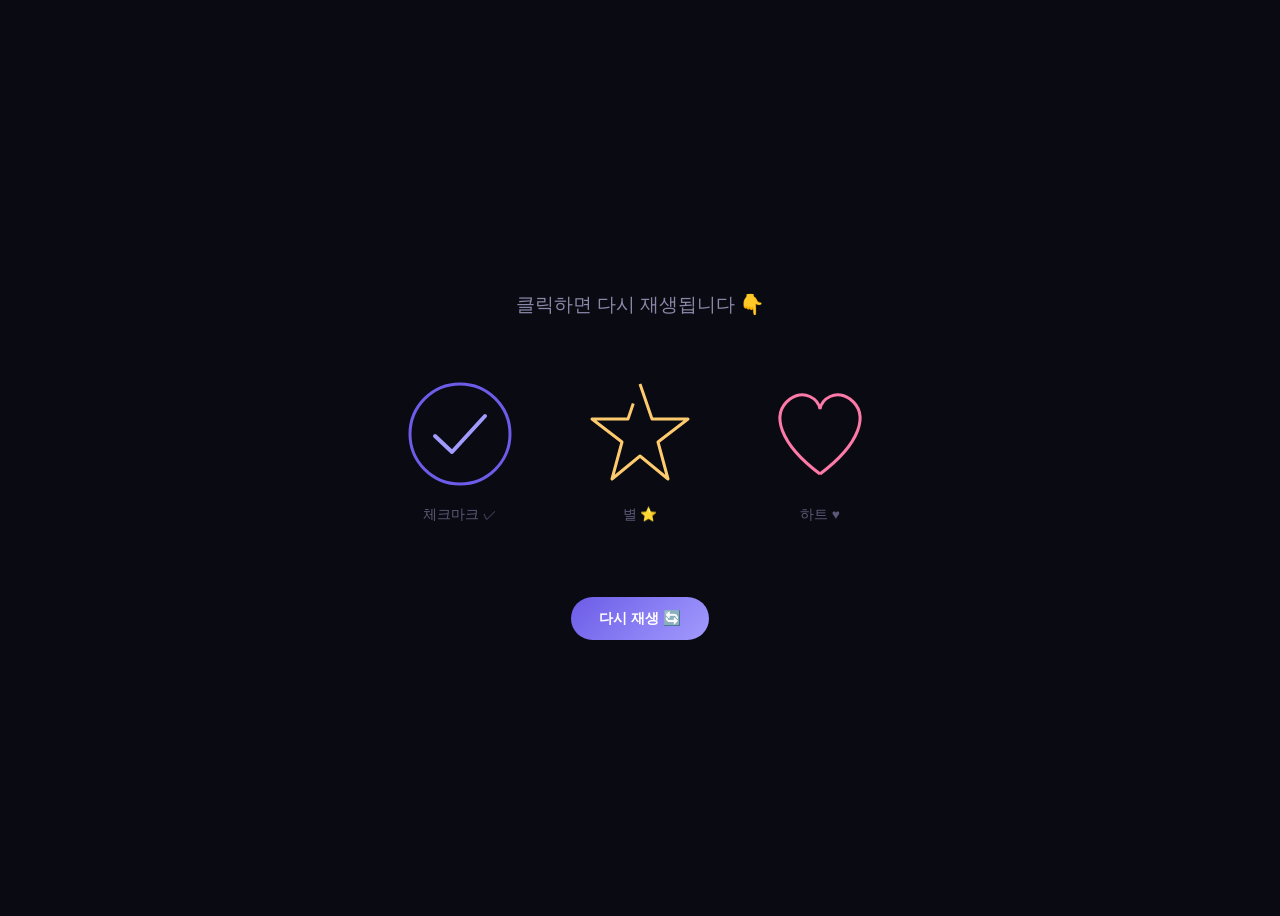
<file: draw-demo.html>
<!DOCTYPE html>
<html lang="ko">
<head>
    <meta charset="UTF-8">
    <meta name="viewport" content="width=device-width, initial-scale=1.0">
    <title>SVG 그리기 효과 데모</title>
    <style>
        body {
            background: #0a0a12;
            display: flex;
            flex-direction: column;
            align-items: center;
            justify-content: center;
            min-height: 100vh;
            gap: 40px;
            font-family: 'Inter', sans-serif;
            color: #f0f0f5;
        }
        h2 { font-size: 1.2rem; color: #8888a8; font-weight: 500; }
        .row { display: flex; gap: 60px; align-items: center; }
        p { color: #5a5a78; font-size: 0.85rem; text-align: center; margin-top: 8px; }
        button {
            margin-top: 20px;
            padding: 12px 28px;
            background: linear-gradient(135deg, #6C5CE7, #a29bfe);
            border: none;
            color: white;
            font-size: 0.9rem;
            font-weight: 600;
            border-radius: 50px;
            cursor: pointer;
        }

        /* 그리기 애니메이션 핵심 */
        .draw {
            stroke-dasharray: 200;
            stroke-dashoffset: 200;
            animation: draw 2s ease forwards;
        }

        @keyframes draw {
            to { stroke-dashoffset: 0; }
        }
    </style>
</head>
<body>
    <h2>클릭하면 다시 재생됩니다 👇</h2>

    <div class="row">
        <div>
            <!-- 체크마크 그리기 -->
            <svg width="120" height="120" viewBox="0 0 120 120" fill="none">
                <circle cx="60" cy="60" r="50" stroke="#6C5CE7" stroke-width="3" class="draw" style="stroke-dasharray:320;stroke-dashoffset:320; animation: draw 1.5s ease forwards;"/>
                <path d="M35 62 L52 78 L85 42" stroke="#a29bfe" stroke-width="4" stroke-linecap="round" stroke-linejoin="round" class="draw" style="animation-delay:1s;"/>
            </svg>
            <p>체크마크 ✓</p>
        </div>

        <div>
            <!-- 별 그리기 -->
            <svg width="120" height="120" viewBox="0 0 120 120" fill="none">
                <path d="M60 10 L72 45 L108 45 L78 68 L88 105 L60 82 L32 105 L42 68 L12 45 L48 45 Z" stroke="#fdcb6e" stroke-width="3" stroke-linejoin="round" fill="none" class="draw" style="stroke-dasharray:350;stroke-dashoffset:350; animation: draw 2.5s ease forwards;"/>
            </svg>
            <p>별 ⭐</p>
        </div>

        <div>
            <!-- 하트 그리기 -->
            <svg width="120" height="120" viewBox="0 0 120 120" fill="none">
                <path d="M60 100 C20 70 10 40 30 25 C45 15 58 25 60 35 C62 25 75 15 90 25 C110 40 100 70 60 100Z" stroke="#fd79a8" stroke-width="3" fill="none" class="draw" style="stroke-dasharray:300;stroke-dashoffset:300; animation: draw 2s ease forwards;"/>
            </svg>
            <p>하트 ♥</p>
        </div>
    </div>

    <button onclick="replay()">다시 재생 🔄</button>

    <script>
        function replay() {
            document.querySelectorAll('.draw').forEach(el => {
                el.style.animation = 'none';
                el.offsetHeight; // 리플로우 트리거
                el.style.animation = '';
            });
        }
    </script>
</body>
</html>
</file>
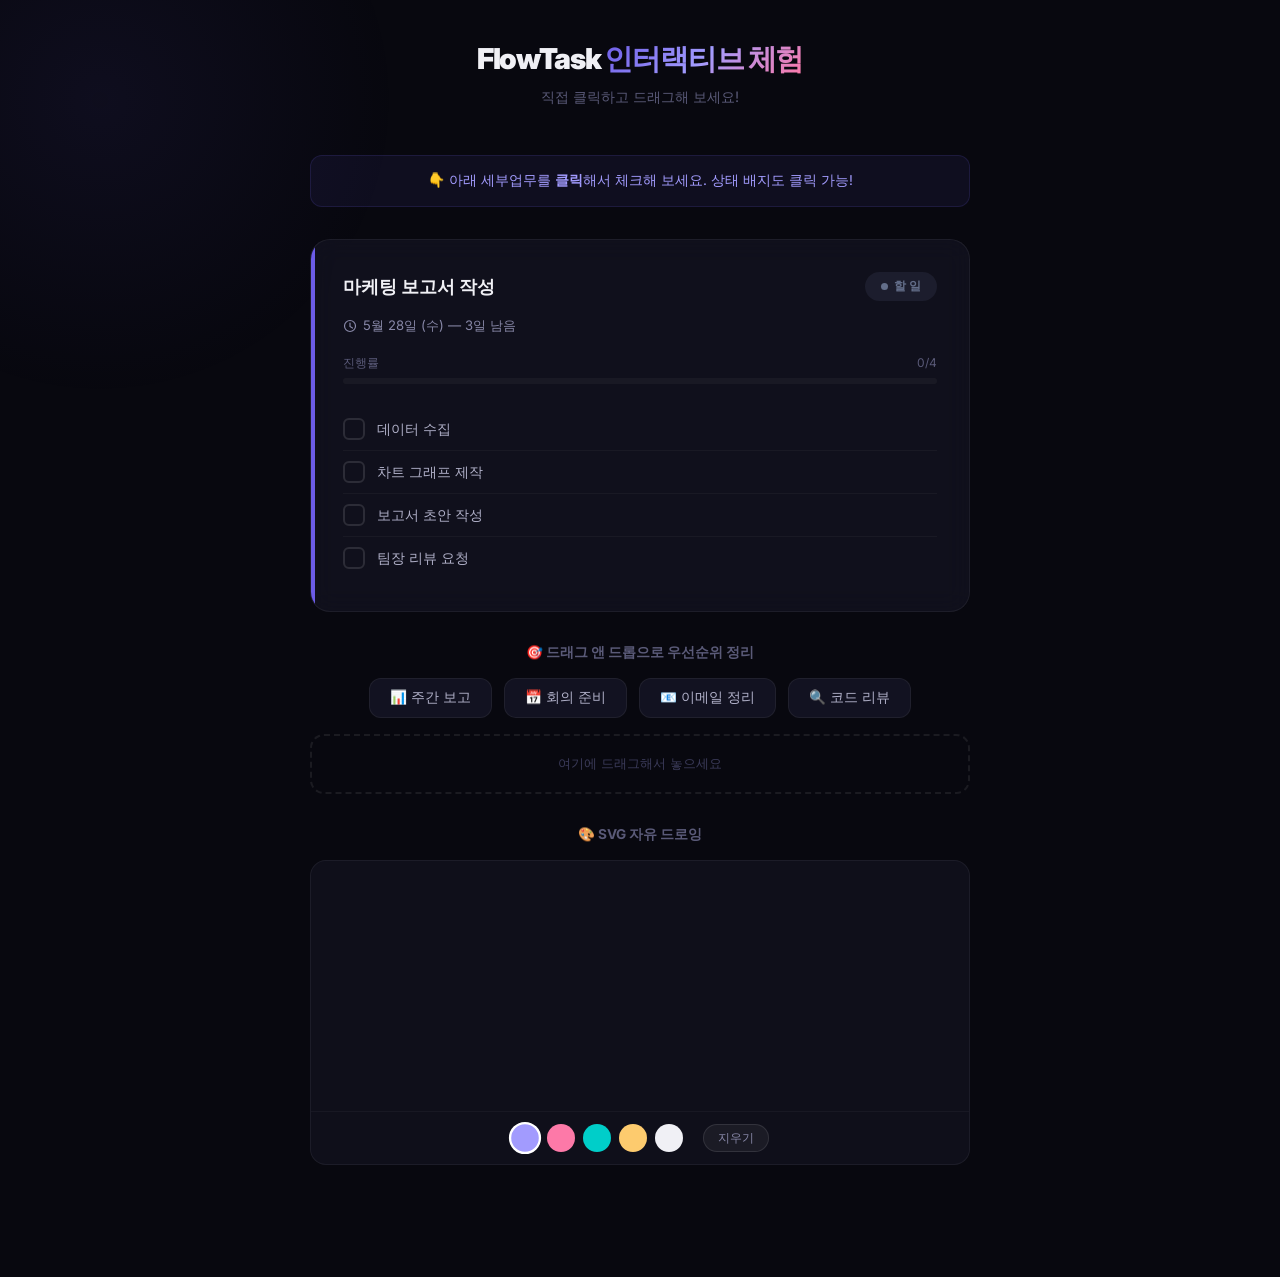
<file: interactive.html>
<!DOCTYPE html>
<html lang="ko">
<head>
    <meta charset="UTF-8">
    <meta name="viewport" content="width=device-width, initial-scale=1.0">
    <title>FlowTask — 인터랙티브 체험</title>
    <link href="https://fonts.googleapis.com/css2?family=Inter:wght@400;500;600;700;800;900&display=swap" rel="stylesheet">
    <style>
        *, *::before, *::after { box-sizing: border-box; margin: 0; padding: 0; }
        :root {
            --bg: #08080f;
            --purple: #6C5CE7;
            --pink: #fd79a8;
            --teal: #00cec9;
            --yellow: #fdcb6e;
            --font: 'Inter', sans-serif;
        }

        body {
            font-family: var(--font);
            background: var(--bg);
            color: #f0f0f5;
            min-height: 100vh;
            display: flex;
            flex-direction: column;
            align-items: center;
            overflow-x: hidden;
            -webkit-font-smoothing: antialiased;
        }

        /* Ambient glow */
        body::before {
            content: '';
            position: fixed;
            top: -200px; left: -200px;
            width: 600px; height: 600px;
            background: radial-gradient(circle, rgba(108,92,231,0.07), transparent 70%);
            pointer-events: none;
        }

        .container {
            max-width: 700px;
            width: 100%;
            padding: 40px 20px 80px;
        }

        h1 {
            text-align: center;
            font-size: 1.8rem;
            font-weight: 900;
            letter-spacing: -0.04em;
            margin-bottom: 8px;
        }
        h1 span {
            background: linear-gradient(135deg, #6C5CE7, #a29bfe, #fd79a8);
            -webkit-background-clip: text;
            -webkit-text-fill-color: transparent;
        }
        .subtitle {
            text-align: center;
            color: #5a5a78;
            font-size: 0.9rem;
            margin-bottom: 48px;
        }

        /* ── Interactive Task Card ── */
        .task-demo {
            background: rgba(22,22,38,0.6);
            border: 1px solid rgba(255,255,255,0.06);
            border-radius: 20px;
            padding: 32px;
            margin-bottom: 32px;
            backdrop-filter: blur(12px);
            position: relative;
            overflow: hidden;
            transition: border-color 0.3s ease;
        }
        .task-demo:hover { border-color: rgba(255,255,255,0.12); }

        /* Left accent bar */
        .task-demo::before {
            content: '';
            position: absolute;
            top: 0; left: 0;
            width: 4px; height: 100%;
            background: var(--purple);
            border-radius: 0 4px 4px 0;
            transition: background 0.5s ease;
        }
        .task-demo.status-progress::before { background: var(--yellow); }
        .task-demo.status-done::before { background: var(--teal); }

        .task-header {
            display: flex;
            justify-content: space-between;
            align-items: center;
            margin-bottom: 16px;
        }

        .task-title-text {
            font-size: 1.15rem;
            font-weight: 700;
            transition: all 0.3s ease;
        }
        .task-demo.status-done .task-title-text {
            text-decoration: line-through;
            color: #5a5a78;
        }

        /* Status badge - clickable */
        .status-badge {
            display: inline-flex;
            align-items: center;
            gap: 6px;
            padding: 6px 16px;
            border-radius: 50px;
            font-size: 0.78rem;
            font-weight: 700;
            cursor: pointer;
            transition: all 0.3s ease;
            user-select: none;
            border: none;
            font-family: var(--font);
        }
        .status-badge:hover { transform: scale(1.05); }
        .status-badge:active { transform: scale(0.97); }

        .status-badge.todo { background: rgba(99,110,138,0.15); color: #636e8a; }
        .status-badge.in-progress { background: rgba(253,203,110,0.15); color: #fdcb6e; }
        .status-badge.done { background: rgba(0,206,201,0.15); color: #00cec9; }

        .status-dot {
            width: 7px; height: 7px;
            border-radius: 50%;
            background: currentColor;
        }
        .status-badge.in-progress .status-dot {
            animation: pulse 1.5s ease infinite;
        }

        /* Due date */
        .due-row {
            display: flex;
            align-items: center;
            gap: 6px;
            font-size: 0.82rem;
            color: #8888a8;
            margin-bottom: 20px;
        }

        /* Progress bar */
        .progress-wrap { margin-bottom: 24px; }
        .progress-header {
            display: flex;
            justify-content: space-between;
            font-size: 0.75rem;
            color: #5a5a78;
            margin-bottom: 6px;
        }
        .progress-track {
            height: 6px;
            background: rgba(255,255,255,0.04);
            border-radius: 50px;
            overflow: hidden;
        }
        .progress-fill {
            height: 100%;
            border-radius: 50px;
            background: linear-gradient(90deg, #6C5CE7, #a29bfe);
            width: 0%;
            transition: width 0.6s cubic-bezier(0.16,1,0.3,1), background 0.5s ease;
        }
        .progress-fill.complete {
            background: linear-gradient(90deg, #00cec9, #55efc4);
        }

        /* Subtask items */
        .subtask {
            display: flex;
            align-items: center;
            gap: 12px;
            padding: 10px 0;
            border-bottom: 1px solid rgba(255,255,255,0.04);
            cursor: pointer;
            transition: opacity 0.3s ease;
            user-select: none;
        }
        .subtask:last-child { border-bottom: none; }
        .subtask:hover { opacity: 0.85; }

        .check-box {
            width: 22px; height: 22px;
            border-radius: 6px;
            border: 2px solid rgba(255,255,255,0.12);
            display: flex;
            align-items: center;
            justify-content: center;
            flex-shrink: 0;
            transition: all 0.3s ease;
            position: relative;
            overflow: hidden;
        }
        .subtask.checked .check-box {
            background: var(--purple);
            border-color: var(--purple);
        }

        /* SVG checkmark inside */
        .check-svg {
            position: absolute;
            width: 14px; height: 14px;
        }
        .check-svg path {
            stroke: white;
            stroke-width: 2.5;
            stroke-linecap: round;
            stroke-linejoin: round;
            fill: none;
            stroke-dasharray: 20;
            stroke-dashoffset: 20;
            transition: stroke-dashoffset 0.35s ease;
        }
        .subtask.checked .check-svg path {
            stroke-dashoffset: 0;
        }

        .subtask-label {
            font-size: 0.9rem;
            color: #b0b0c8;
            transition: all 0.3s ease;
        }
        .subtask.checked .subtask-label {
            text-decoration: line-through;
            color: #5a5a78;
        }

        /* ── Particle Canvas ── */
        #particles {
            position: fixed;
            inset: 0;
            pointer-events: none;
            z-index: 9999;
        }

        /* ── Guide text ── */
        .guide {
            text-align: center;
            padding: 16px;
            background: rgba(108,92,231,0.08);
            border: 1px solid rgba(108,92,231,0.15);
            border-radius: 12px;
            font-size: 0.85rem;
            color: #a29bfe;
            margin-bottom: 32px;
            animation: fadeIn 0.6s ease;
        }

        /* ── Celebration overlay ── */
        .celebration {
            position: fixed;
            inset: 0;
            display: flex;
            flex-direction: column;
            align-items: center;
            justify-content: center;
            background: rgba(8,8,15,0.9);
            z-index: 10000;
            opacity: 0;
            pointer-events: none;
            transition: opacity 0.5s ease;
        }
        .celebration.active {
            opacity: 1;
            pointer-events: auto;
        }
        .celebration h2 {
            font-size: 2rem;
            font-weight: 900;
            margin-bottom: 12px;
            animation: bounceIn 0.6s cubic-bezier(0.68, -0.55, 0.265, 1.55) both;
        }
        .celebration p { color: #8888a8; margin-bottom: 24px; }
        .celebration button {
            padding: 12px 28px;
            background: linear-gradient(135deg, #6C5CE7, #a29bfe);
            border: none; color: white;
            font-family: var(--font);
            font-size: 0.9rem; font-weight: 700;
            border-radius: 50px; cursor: pointer;
            box-shadow: 0 4px 20px rgba(108,92,231,0.3);
        }

        /* ── Draggable hint ── */
        .drag-area {
            margin-bottom: 32px;
        }
        .drag-area h3 {
            font-size: 0.85rem;
            color: #5a5a78;
            margin-bottom: 16px;
            text-align: center;
        }
        .drag-tasks {
            display: flex;
            gap: 12px;
            justify-content: center;
            flex-wrap: wrap;
        }
        .drag-chip {
            padding: 10px 20px;
            background: rgba(22,22,38,0.8);
            border: 1px solid rgba(255,255,255,0.06);
            border-radius: 12px;
            font-size: 0.85rem;
            color: #b0b0c8;
            cursor: grab;
            transition: all 0.3s ease;
            user-select: none;
        }
        .drag-chip:hover {
            border-color: var(--purple);
            background: rgba(108,92,231,0.08);
            transform: translateY(-2px);
        }
        .drag-chip:active { cursor: grabbing; transform: scale(0.95); }
        .drag-chip.dragging {
            opacity: 0.5;
            transform: scale(0.9);
        }

        .drop-zone {
            min-height: 60px;
            border: 2px dashed rgba(255,255,255,0.08);
            border-radius: 14px;
            display: flex;
            align-items: center;
            justify-content: center;
            color: #3a3a58;
            font-size: 0.82rem;
            margin-top: 16px;
            transition: all 0.3s ease;
            gap: 8px;
            flex-wrap: wrap;
            padding: 12px;
        }
        .drop-zone.over {
            border-color: var(--purple);
            background: rgba(108,92,231,0.06);
            color: #a29bfe;
        }
        .drop-zone .drag-chip {
            cursor: default;
            border-color: var(--purple);
            background: rgba(108,92,231,0.12);
            color: #a29bfe;
        }

        /* ── SVG Drawing Pad ── */
        .draw-section { margin-bottom: 32px; }
        .draw-section h3 {
            font-size: 0.85rem;
            color: #5a5a78;
            margin-bottom: 16px;
            text-align: center;
        }

        .draw-canvas-wrap {
            background: rgba(22,22,38,0.5);
            border: 1px solid rgba(255,255,255,0.06);
            border-radius: 16px;
            overflow: hidden;
            cursor: crosshair;
            position: relative;
        }
        #draw-canvas {
            display: block;
            width: 100%;
            height: 250px;
        }
        .draw-tools {
            display: flex;
            gap: 8px;
            justify-content: center;
            padding: 12px;
            border-top: 1px solid rgba(255,255,255,0.04);
        }
        .color-btn {
            width: 28px; height: 28px;
            border-radius: 50%;
            border: 2px solid transparent;
            cursor: pointer;
            transition: all 0.2s ease;
        }
        .color-btn:hover { transform: scale(1.2); }
        .color-btn.active { border-color: white; transform: scale(1.15); }
        .clear-btn {
            padding: 4px 14px;
            background: rgba(255,255,255,0.05);
            border: 1px solid rgba(255,255,255,0.1);
            color: #8888a8;
            font-family: var(--font);
            font-size: 0.75rem;
            border-radius: 50px;
            cursor: pointer;
            margin-left: 12px;
        }
        .clear-btn:hover { background: rgba(255,255,255,0.1); color: #f0f0f5; }

        /* ── Animations ── */
        @keyframes fadeIn { from { opacity: 0; } to { opacity: 1; } }
        @keyframes pulse { 0%,100% { opacity:1; } 50% { opacity:0.3; } }
        @keyframes bounceIn {
            0% { transform: scale(0.3); opacity: 0; }
            60% { transform: scale(1.1); opacity: 1; }
            100% { transform: scale(1); }
        }
        @keyframes confetti-fall {
            0% { transform: translateY(-10px) rotate(0deg); opacity: 1; }
            100% { transform: translateY(100vh) rotate(720deg); opacity: 0; }
        }

        @media (max-width: 640px) {
            h1 { font-size: 1.4rem; }
            .task-demo { padding: 20px; }
        }
    </style>
</head>
<body>

<canvas id="particles"></canvas>

<div class="container">
    <h1>FlowTask <span>인터랙티브 체험</span></h1>
    <p class="subtitle">직접 클릭하고 드래그해 보세요!</p>

    <!-- Guide -->
    <div class="guide" id="guide">
        👇 아래 세부업무를 <strong>클릭</strong>해서 체크해 보세요. 상태 배지도 클릭 가능!
    </div>

    <!-- Interactive Task Card -->
    <div class="task-demo" id="task-card">
        <div class="task-header">
            <span class="task-title-text" id="task-title">마케팅 보고서 작성</span>
            <button class="status-badge todo" id="status-badge">
                <span class="status-dot"></span>
                <span id="status-text">할 일</span>
            </button>
        </div>

        <div class="due-row">
            <svg width="14" height="14" viewBox="0 0 14 14" fill="none">
                <circle cx="7" cy="7" r="5.5" stroke="currentColor" stroke-width="1.2"/>
                <path d="M7 4v3.5l2.5 1.5" stroke="currentColor" stroke-width="1.2" stroke-linecap="round"/>
            </svg>
            5월 28일 (수) — 3일 남음
        </div>

        <div class="progress-wrap">
            <div class="progress-header">
                <span>진행률</span>
                <span id="progress-text">0/4</span>
            </div>
            <div class="progress-track">
                <div class="progress-fill" id="progress-fill"></div>
            </div>
        </div>

        <div id="subtask-list">
            <div class="subtask" data-index="0">
                <div class="check-box">
                    <svg class="check-svg" viewBox="0 0 14 14"><path d="M3 7l3 3 5-5"/></svg>
                </div>
                <span class="subtask-label">데이터 수집</span>
            </div>
            <div class="subtask" data-index="1">
                <div class="check-box">
                    <svg class="check-svg" viewBox="0 0 14 14"><path d="M3 7l3 3 5-5"/></svg>
                </div>
                <span class="subtask-label">차트 그래프 제작</span>
            </div>
            <div class="subtask" data-index="2">
                <div class="check-box">
                    <svg class="check-svg" viewBox="0 0 14 14"><path d="M3 7l3 3 5-5"/></svg>
                </div>
                <span class="subtask-label">보고서 초안 작성</span>
            </div>
            <div class="subtask" data-index="3">
                <div class="check-box">
                    <svg class="check-svg" viewBox="0 0 14 14"><path d="M3 7l3 3 5-5"/></svg>
                </div>
                <span class="subtask-label">팀장 리뷰 요청</span>
            </div>
        </div>
    </div>

    <!-- Drag & Drop -->
    <div class="drag-area">
        <h3>🎯 드래그 앤 드롭으로 우선순위 정리</h3>
        <div class="drag-tasks" id="drag-source">
            <div class="drag-chip" draggable="true" data-task="weekly">📊 주간 보고</div>
            <div class="drag-chip" draggable="true" data-task="meeting">📅 회의 준비</div>
            <div class="drag-chip" draggable="true" data-task="email">📧 이메일 정리</div>
            <div class="drag-chip" draggable="true" data-task="review">🔍 코드 리뷰</div>
        </div>
        <div class="drop-zone" id="drop-zone">여기에 드래그해서 놓으세요</div>
    </div>

    <!-- Drawing Pad -->
    <div class="draw-section">
        <h3>🎨 SVG 자유 드로잉</h3>
        <div class="draw-canvas-wrap">
            <svg id="draw-canvas" xmlns="http://www.w3.org/2000/svg"></svg>
            <div class="draw-tools">
                <button class="color-btn active" style="background:#a29bfe" data-color="#a29bfe"></button>
                <button class="color-btn" style="background:#fd79a8" data-color="#fd79a8"></button>
                <button class="color-btn" style="background:#00cec9" data-color="#00cec9"></button>
                <button class="color-btn" style="background:#fdcb6e" data-color="#fdcb6e"></button>
                <button class="color-btn" style="background:#f0f0f5" data-color="#f0f0f5"></button>
                <button class="clear-btn" id="clear-draw">지우기</button>
            </div>
        </div>
    </div>
</div>

<!-- Celebration -->
<div class="celebration" id="celebration">
    <h2>🎉 모든 업무 완료!</h2>
    <p>FlowTask로 이렇게 쉽게 관리할 수 있어요</p>
    <button onclick="resetAll()">다시 해보기</button>
</div>

<script>
// ── Subtask Toggle ──
const subtasks = document.querySelectorAll('.subtask');
const progressFill = document.getElementById('progress-fill');
const progressText = document.getElementById('progress-text');
const taskCard = document.getElementById('task-card');
const statusBadge = document.getElementById('status-badge');
const statusTextEl = document.getElementById('status-text');
const celebration = document.getElementById('celebration');
const guide = document.getElementById('guide');

let checkedCount = 0;
const totalSubtasks = subtasks.length;

subtasks.forEach(st => {
    st.addEventListener('click', () => {
        st.classList.toggle('checked');
        checkedCount = document.querySelectorAll('.subtask.checked').length;
        updateProgress();
        
        // Particle burst
        const rect = st.getBoundingClientRect();
        if (st.classList.contains('checked')) {
            createParticles(rect.left + 11, rect.top + 11, '#a29bfe');
        }
    });
});

function updateProgress() {
    const pct = (checkedCount / totalSubtasks) * 100;
    progressFill.style.width = pct + '%';
    progressText.textContent = `${checkedCount}/${totalSubtasks}`;

    if (pct === 100) {
        progressFill.classList.add('complete');
        setStatus('done');
        setTimeout(() => {
            celebration.classList.add('active');
            createConfetti();
        }, 600);
    } else if (checkedCount > 0) {
        progressFill.classList.remove('complete');
        setStatus('in-progress');
    } else {
        progressFill.classList.remove('complete');
        setStatus('todo');
    }

    // Update guide
    if (checkedCount === 1 && !guide.dataset.updated) {
        guide.innerHTML = '👆 상단의 <strong>상태 배지</strong>를 클릭하면 상태를 수동 전환할 수도 있어요!';
        guide.dataset.updated = '1';
    }
}

function setStatus(status) {
    taskCard.className = 'task-demo';
    statusBadge.className = 'status-badge';
    
    if (status === 'todo') {
        taskCard.classList.add('status-todo');
        statusBadge.classList.add('todo');
        statusTextEl.textContent = '할 일';
    } else if (status === 'in-progress') {
        taskCard.classList.add('status-progress');
        statusBadge.classList.add('in-progress');
        statusTextEl.textContent = '진행 중';
    } else {
        taskCard.classList.add('status-done');
        statusBadge.classList.add('done');
        statusTextEl.textContent = '완료';
    }
}

// Status badge click
const statusCycle = ['todo', 'in-progress', 'done'];
let currentStatusIdx = 0;
statusBadge.addEventListener('click', (e) => {
    e.stopPropagation();
    currentStatusIdx = (currentStatusIdx + 1) % 3;
    setStatus(statusCycle[currentStatusIdx]);
    createParticles(e.clientX, e.clientY, 
        currentStatusIdx === 0 ? '#636e8a' : currentStatusIdx === 1 ? '#fdcb6e' : '#00cec9');
});

// ── Particle System ──
const canvas = document.getElementById('particles');
const ctx = canvas.getContext('2d');
let particles = [];

function resizeCanvas() {
    canvas.width = window.innerWidth;
    canvas.height = window.innerHeight;
}
resizeCanvas();
window.addEventListener('resize', resizeCanvas);

function createParticles(x, y, color, count = 12) {
    for (let i = 0; i < count; i++) {
        particles.push({
            x, y,
            vx: (Math.random() - 0.5) * 8,
            vy: (Math.random() - 0.5) * 8 - 2,
            size: Math.random() * 4 + 2,
            color,
            life: 1,
            decay: Math.random() * 0.02 + 0.015,
        });
    }
}

function createConfetti() {
    const colors = ['#6C5CE7', '#a29bfe', '#fd79a8', '#00cec9', '#fdcb6e', '#55efc4'];
    for (let i = 0; i < 80; i++) {
        particles.push({
            x: Math.random() * canvas.width,
            y: -20,
            vx: (Math.random() - 0.5) * 4,
            vy: Math.random() * 4 + 2,
            size: Math.random() * 6 + 3,
            color: colors[Math.floor(Math.random() * colors.length)],
            life: 1,
            decay: Math.random() * 0.005 + 0.003,
            rotation: Math.random() * 360,
            rotSpeed: (Math.random() - 0.5) * 10,
        });
    }
}

function animateParticles() {
    ctx.clearRect(0, 0, canvas.width, canvas.height);
    particles = particles.filter(p => p.life > 0);
    particles.forEach(p => {
        p.x += p.vx;
        p.y += p.vy;
        p.vy += 0.1;
        p.life -= p.decay;

        ctx.save();
        ctx.globalAlpha = p.life;
        ctx.fillStyle = p.color;
        if (p.rotation !== undefined) {
            ctx.translate(p.x, p.y);
            p.rotation += p.rotSpeed;
            ctx.rotate(p.rotation * Math.PI / 180);
            ctx.fillRect(-p.size/2, -p.size/2, p.size, p.size * 0.6);
        } else {
            ctx.beginPath();
            ctx.arc(p.x, p.y, p.size * p.life, 0, Math.PI * 2);
            ctx.fill();
        }
        ctx.restore();
    });
    requestAnimationFrame(animateParticles);
}
animateParticles();

// ── Drag & Drop ──
const dragSource = document.getElementById('drag-source');
const dropZone = document.getElementById('drop-zone');
let draggedEl = null;

document.querySelectorAll('.drag-chip').forEach(chip => {
    chip.addEventListener('dragstart', (e) => {
        draggedEl = chip;
        chip.classList.add('dragging');
        e.dataTransfer.effectAllowed = 'move';
    });
    chip.addEventListener('dragend', () => {
        chip.classList.remove('dragging');
        draggedEl = null;
    });
});

dropZone.addEventListener('dragover', (e) => {
    e.preventDefault();
    dropZone.classList.add('over');
});
dropZone.addEventListener('dragleave', () => {
    dropZone.classList.remove('over');
});
dropZone.addEventListener('drop', (e) => {
    e.preventDefault();
    dropZone.classList.remove('over');
    if (draggedEl && draggedEl.parentElement === dragSource) {
        const clone = draggedEl.cloneNode(true);
        clone.draggable = false;
        dropZone.appendChild(clone);
        draggedEl.remove();
        
        // Remove placeholder text
        const placeholder = dropZone.childNodes[0];
        if (placeholder && placeholder.nodeType === 3) {
            placeholder.remove();
        }

        createParticles(e.clientX, e.clientY, '#a29bfe', 8);
    }
});

// ── SVG Drawing ──
const drawCanvas = document.getElementById('draw-canvas');
let isDrawing = false;
let currentPath = null;
let drawColor = '#a29bfe';

function getSVGPoint(e) {
    const rect = drawCanvas.getBoundingClientRect();
    const clientX = e.touches ? e.touches[0].clientX : e.clientX;
    const clientY = e.touches ? e.touches[0].clientY : e.clientY;
    return {
        x: (clientX - rect.left) * (drawCanvas.viewBox.baseVal.width || rect.width) / rect.width,
        y: (clientY - rect.top) * (drawCanvas.viewBox.baseVal.height || rect.height) / rect.height
    };
}

function startDraw(e) {
    e.preventDefault();
    isDrawing = true;
    const pt = getSVGPoint(e);
    currentPath = document.createElementNS('http://www.w3.org/2000/svg', 'path');
    currentPath.setAttribute('stroke', drawColor);
    currentPath.setAttribute('stroke-width', '3');
    currentPath.setAttribute('fill', 'none');
    currentPath.setAttribute('stroke-linecap', 'round');
    currentPath.setAttribute('stroke-linejoin', 'round');
    currentPath.setAttribute('d', `M${pt.x},${pt.y}`);
    drawCanvas.appendChild(currentPath);
}

function doDraw(e) {
    if (!isDrawing || !currentPath) return;
    e.preventDefault();
    const pt = getSVGPoint(e);
    const d = currentPath.getAttribute('d');
    currentPath.setAttribute('d', d + ` L${pt.x},${pt.y}`);
}

function endDraw() {
    isDrawing = false;
    if (currentPath) {
        // Animate the drawn path
        const length = currentPath.getTotalLength();
        currentPath.style.strokeDasharray = length;
        currentPath.style.strokeDashoffset = length;
        currentPath.style.animation = 'none';
        currentPath.offsetHeight;
        currentPath.style.transition = `stroke-dashoffset 0.5s ease`;
        currentPath.style.strokeDashoffset = '0';
    }
    currentPath = null;
}

drawCanvas.addEventListener('mousedown', startDraw);
drawCanvas.addEventListener('mousemove', doDraw);
drawCanvas.addEventListener('mouseup', endDraw);
drawCanvas.addEventListener('mouseleave', endDraw);
drawCanvas.addEventListener('touchstart', startDraw, { passive: false });
drawCanvas.addEventListener('touchmove', doDraw, { passive: false });
drawCanvas.addEventListener('touchend', endDraw);

// Set viewBox
const rect = drawCanvas.getBoundingClientRect();
drawCanvas.setAttribute('viewBox', `0 0 ${rect.width} ${rect.height}`);

// Color buttons
document.querySelectorAll('.color-btn').forEach(btn => {
    btn.addEventListener('click', () => {
        document.querySelectorAll('.color-btn').forEach(b => b.classList.remove('active'));
        btn.classList.add('active');
        drawColor = btn.dataset.color;
    });
});

// Clear drawing
document.getElementById('clear-draw').addEventListener('click', () => {
    while (drawCanvas.firstChild) drawCanvas.removeChild(drawCanvas.firstChild);
});

// ── Reset ──
function resetAll() {
    celebration.classList.remove('active');
    subtasks.forEach(st => st.classList.remove('checked'));
    checkedCount = 0;
    currentStatusIdx = 0;
    setStatus('todo');
    updateProgress();
    guide.innerHTML = '👇 아래 세부업무를 <strong>클릭</strong>해서 체크해 보세요. 상태 배지도 클릭 가능!';
    guide.dataset.updated = '';
}
</script>
</body>
</html>
</file>
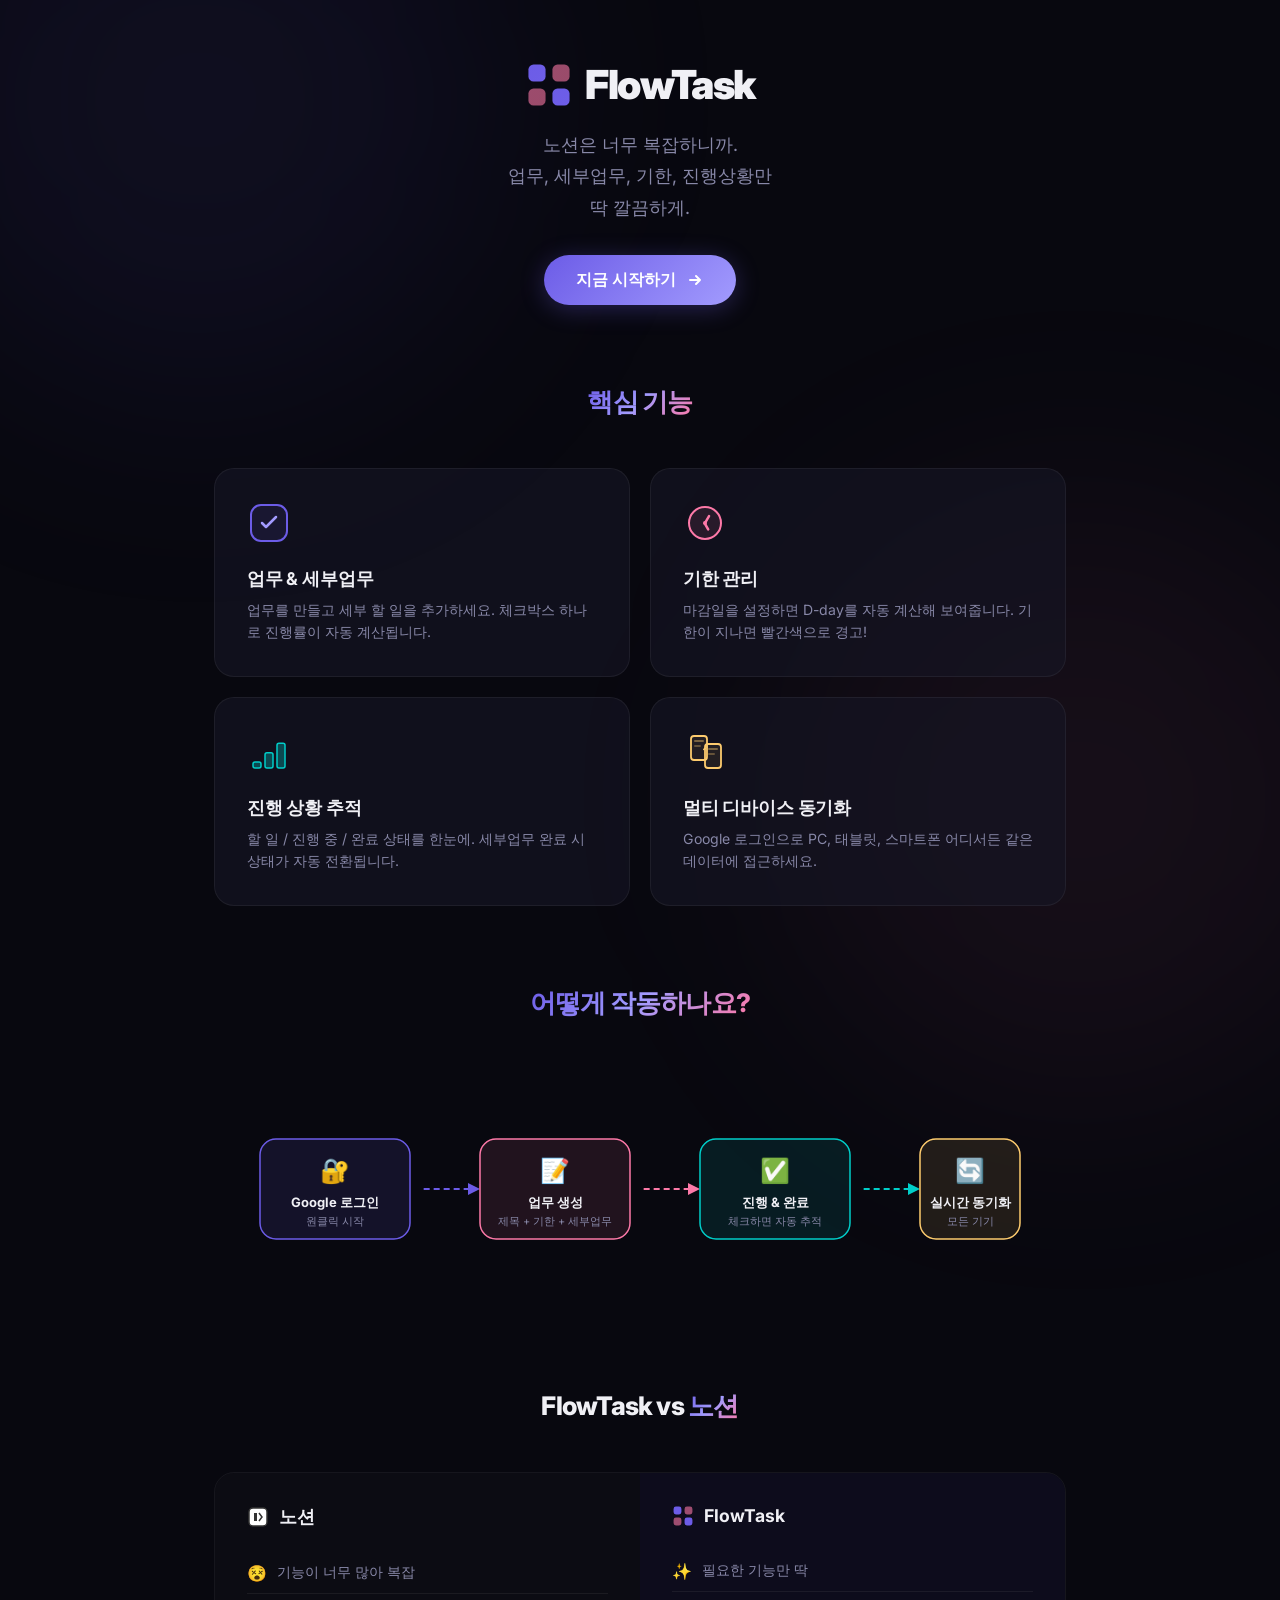
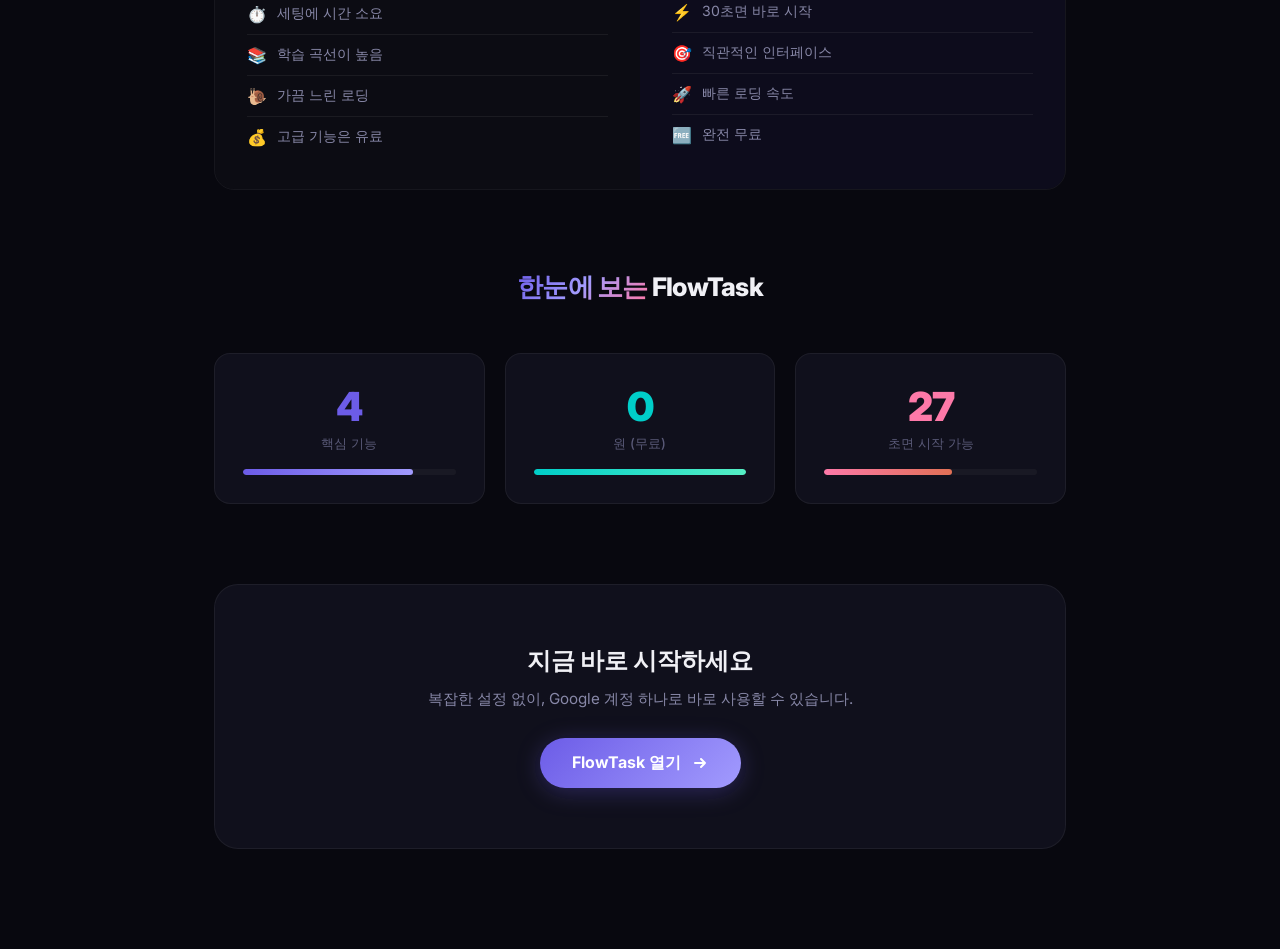
<file: intro.html>
<!DOCTYPE html>
<html lang="ko">
<head>
    <meta charset="UTF-8">
    <meta name="viewport" content="width=device-width, initial-scale=1.0">
    <title>FlowTask — 소개</title>
    <link rel="preconnect" href="https://fonts.googleapis.com">
    <link rel="preconnect" href="https://fonts.gstatic.com" crossorigin>
    <link href="https://fonts.googleapis.com/css2?family=Inter:wght@300;400;500;600;700;800;900&display=swap" rel="stylesheet">
    <style>
        *, *::before, *::after { box-sizing: border-box; margin: 0; padding: 0; }

        :root {
            --bg: #08080f;
            --card: rgba(22, 22, 38, 0.6);
            --border: rgba(255,255,255,0.06);
            --text: #f0f0f5;
            --text2: #8888a8;
            --text3: #5a5a78;
            --purple: #6C5CE7;
            --purple-glow: rgba(108,92,231,0.3);
            --pink: #fd79a8;
            --teal: #00cec9;
            --yellow: #fdcb6e;
            --font: 'Inter', -apple-system, sans-serif;
        }

        html { scroll-behavior: smooth; }

        body {
            font-family: var(--font);
            background: var(--bg);
            color: var(--text);
            overflow-x: hidden;
            -webkit-font-smoothing: antialiased;
        }

        /* Ambient */
        body::before, body::after {
            content: '';
            position: fixed;
            width: 600px;
            height: 600px;
            border-radius: 50%;
            pointer-events: none;
            z-index: 0;
            filter: blur(120px);
        }
        body::before {
            top: -200px; left: -100px;
            background: rgba(108,92,231,0.08);
        }
        body::after {
            bottom: -200px; right: -100px;
            background: rgba(253,121,168,0.06);
        }

        .page { position: relative; z-index: 1; max-width: 900px; margin: 0 auto; padding: 60px 24px 100px; }

        /* ── Hero ── */
        .hero {
            text-align: center;
            margin-bottom: 80px;
            animation: fadeUp 0.8s ease both;
        }
        .hero-logo {
            display: inline-flex;
            align-items: center;
            gap: 12px;
            font-size: 2.5rem;
            font-weight: 900;
            letter-spacing: -0.04em;
            margin-bottom: 20px;
        }
        .hero-tagline {
            font-size: 1.15rem;
            color: var(--text2);
            line-height: 1.7;
            max-width: 460px;
            margin: 0 auto 32px;
        }
        .hero-cta {
            display: inline-flex;
            align-items: center;
            gap: 10px;
            padding: 14px 32px;
            background: linear-gradient(135deg, #6C5CE7, #a29bfe);
            color: #fff;
            font-family: var(--font);
            font-size: 1rem;
            font-weight: 700;
            border: none;
            border-radius: 50px;
            cursor: pointer;
            text-decoration: none;
            box-shadow: 0 4px 24px var(--purple-glow);
            transition: transform 0.25s ease, box-shadow 0.25s ease;
        }
        .hero-cta:hover { transform: translateY(-3px); box-shadow: 0 8px 32px var(--purple-glow); }

        /* ── Section Title ── */
        .section-title {
            text-align: center;
            font-size: 1.6rem;
            font-weight: 800;
            letter-spacing: -0.03em;
            margin-bottom: 48px;
        }
        .section-title span { 
            background: linear-gradient(135deg, #6C5CE7, #a29bfe, #fd79a8);
            -webkit-background-clip: text;
            -webkit-text-fill-color: transparent;
            background-clip: text;
        }

        /* ── Interactive Feature Cards ── */
        .features {
            display: grid;
            grid-template-columns: repeat(2, 1fr);
            gap: 20px;
            margin-bottom: 80px;
        }

        .feature-card {
            background: var(--card);
            border: 1px solid var(--border);
            border-radius: 20px;
            padding: 32px;
            cursor: default;
            transition: all 0.35s cubic-bezier(0.4,0,0.2,1);
            position: relative;
            overflow: hidden;
        }
        .feature-card::after {
            content: '';
            position: absolute;
            inset: 0;
            border-radius: 20px;
            opacity: 0;
            transition: opacity 0.35s ease;
            pointer-events: none;
        }
        .feature-card:nth-child(1)::after { background: radial-gradient(circle at 30% 30%, rgba(108,92,231,0.08), transparent 70%); }
        .feature-card:nth-child(2)::after { background: radial-gradient(circle at 70% 30%, rgba(253,121,168,0.08), transparent 70%); }
        .feature-card:nth-child(3)::after { background: radial-gradient(circle at 30% 70%, rgba(0,206,201,0.08), transparent 70%); }
        .feature-card:nth-child(4)::after { background: radial-gradient(circle at 70% 70%, rgba(253,203,110,0.08), transparent 70%); }
        .feature-card:hover::after { opacity: 1; }

        .feature-card:hover {
            border-color: rgba(255,255,255,0.12);
            transform: translateY(-4px);
            box-shadow: 0 12px 40px rgba(0,0,0,0.3);
        }

        .feature-card svg.feature-icon {
            margin-bottom: 18px;
            transition: transform 0.35s ease;
        }
        .feature-card:hover svg.feature-icon {
            transform: scale(1.1);
        }

        .feature-card h3 {
            font-size: 1.1rem;
            font-weight: 700;
            margin-bottom: 8px;
            letter-spacing: -0.01em;
        }
        .feature-card p {
            font-size: 0.88rem;
            color: var(--text2);
            line-height: 1.6;
        }

        /* ── Workflow SVG ── */
        .workflow-section { margin-bottom: 80px; }

        .workflow-svg-container {
            display: flex;
            justify-content: center;
            padding: 20px 0;
        }

        .workflow-svg-container svg text {
            font-family: var(--font);
        }

        /* ── Comparison Chart ── */
        .comparison { margin-bottom: 80px; }

        .comparison-grid {
            display: grid;
            grid-template-columns: 1fr 1fr;
            gap: 0;
            border-radius: 20px;
            overflow: hidden;
            border: 1px solid var(--border);
        }

        .comp-col {
            padding: 32px;
        }
        .comp-col.notion { background: rgba(255,255,255,0.02); }
        .comp-col.flowtask { background: rgba(108,92,231,0.06); }

        .comp-col h3 {
            font-size: 1.1rem;
            font-weight: 700;
            margin-bottom: 24px;
            display: flex;
            align-items: center;
            gap: 10px;
        }

        .comp-item {
            display: flex;
            align-items: center;
            gap: 10px;
            padding: 10px 0;
            font-size: 0.88rem;
            color: var(--text2);
            border-bottom: 1px solid var(--border);
        }
        .comp-item:last-child { border-bottom: none; }

        .comp-icon { font-size: 1rem; flex-shrink: 0; }

        /* ── Stats Bar Chart ── */
        .stats-section { margin-bottom: 80px; }

        .stats-grid {
            display: grid;
            grid-template-columns: repeat(3, 1fr);
            gap: 20px;
        }

        .stat-card {
            background: var(--card);
            border: 1px solid var(--border);
            border-radius: 16px;
            padding: 28px;
            text-align: center;
            transition: all 0.3s ease;
        }
        .stat-card:hover {
            transform: translateY(-3px);
            border-color: rgba(255,255,255,0.1);
        }

        .stat-number {
            font-size: 2.5rem;
            font-weight: 900;
            letter-spacing: -0.04em;
            margin-bottom: 4px;
            transition: all 0.6s ease;
        }
        .stat-card:nth-child(1) .stat-number { color: var(--purple); }
        .stat-card:nth-child(2) .stat-number { color: var(--teal); }
        .stat-card:nth-child(3) .stat-number { color: var(--pink); }

        .stat-label {
            font-size: 0.82rem;
            color: var(--text3);
            font-weight: 500;
        }

        .stat-bar-wrap {
            margin-top: 16px;
            height: 6px;
            background: rgba(255,255,255,0.04);
            border-radius: 50px;
            overflow: hidden;
        }
        .stat-bar {
            height: 100%;
            border-radius: 50px;
            width: 0;
            transition: width 1.2s cubic-bezier(0.16,1,0.3,1);
        }
        .stat-card:nth-child(1) .stat-bar { background: linear-gradient(90deg, #6C5CE7, #a29bfe); }
        .stat-card:nth-child(2) .stat-bar { background: linear-gradient(90deg, #00cec9, #55efc4); }
        .stat-card:nth-child(3) .stat-bar { background: linear-gradient(90deg, #fd79a8, #e17055); }

        /* ── CTA Bottom ── */
        .cta-bottom {
            text-align: center;
            padding: 60px 20px;
            background: var(--card);
            border: 1px solid var(--border);
            border-radius: 24px;
        }
        .cta-bottom h2 {
            font-size: 1.5rem;
            font-weight: 800;
            margin-bottom: 12px;
        }
        .cta-bottom p {
            color: var(--text2);
            margin-bottom: 28px;
            font-size: 0.95rem;
        }

        /* ── Animations ── */
        @keyframes fadeUp {
            from { opacity: 0; transform: translateY(30px); }
            to { opacity: 1; transform: translateY(0); }
        }

        .anim { opacity: 0; transform: translateY(30px); transition: all 0.7s cubic-bezier(0.16,1,0.3,1); }
        .anim.visible { opacity: 1; transform: translateY(0); }

        /* ── Responsive ── */
        @media (max-width: 640px) {
            .hero-logo { font-size: 1.8rem; }
            .hero-tagline { font-size: 1rem; }
            .features { grid-template-columns: 1fr; }
            .comparison-grid { grid-template-columns: 1fr; }
            .stats-grid { grid-template-columns: 1fr; }
            .section-title { font-size: 1.3rem; }
            .workflow-svg-container svg { width: 100%; height: auto; }
        }
    </style>
</head>
<body>
<div class="page">

    <!-- Hero -->
    <div class="hero">
        <div class="hero-logo">
            <svg width="48" height="48" viewBox="0 0 28 28" fill="none">
                <rect x="2" y="2" width="10" height="10" rx="3" fill="url(#hg1)"/>
                <rect x="16" y="2" width="10" height="10" rx="3" fill="url(#hg2)" opacity="0.6"/>
                <rect x="2" y="16" width="10" height="10" rx="3" fill="url(#hg2)" opacity="0.6"/>
                <rect x="16" y="16" width="10" height="10" rx="3" fill="url(#hg1)"/>
                <defs>
                    <linearGradient id="hg1" x1="0" y1="0" x2="28" y2="28"><stop stop-color="#6C5CE7"/><stop offset="1" stop-color="#a29bfe"/></linearGradient>
                    <linearGradient id="hg2" x1="0" y1="0" x2="28" y2="28"><stop stop-color="#fd79a8"/><stop offset="1" stop-color="#e17055"/></linearGradient>
                </defs>
            </svg>
            FlowTask
        </div>
        <p class="hero-tagline">노션은 너무 복잡하니까.<br>업무, 세부업무, 기한, 진행상황만<br>딱 깔끔하게.</p>
        <a href="https://freerthanfreedom.github.io/flowtask/" class="hero-cta">
            지금 시작하기
            <svg width="18" height="18" viewBox="0 0 18 18" fill="none"><path d="M4 9h10M10 5l4 4-4 4" stroke="currentColor" stroke-width="2" stroke-linecap="round" stroke-linejoin="round"/></svg>
        </a>
    </div>

    <!-- Features -->
    <h2 class="section-title anim"><span>핵심 기능</span></h2>
    <div class="features">
        <div class="feature-card anim">
            <svg class="feature-icon" width="44" height="44" viewBox="0 0 44 44" fill="none">
                <rect x="4" y="4" width="36" height="36" rx="10" stroke="#6C5CE7" stroke-width="2" fill="rgba(108,92,231,0.1)"/>
                <path d="M15 22l4 4 10-10" stroke="#a29bfe" stroke-width="2.5" stroke-linecap="round" stroke-linejoin="round">
                    <animate attributeName="stroke-dasharray" from="0 30" to="30 0" dur="0.8s" fill="freeze" begin="0.5s"/>
                </path>
            </svg>
            <h3>업무 & 세부업무</h3>
            <p>업무를 만들고 세부 할 일을 추가하세요. 체크박스 하나로 진행률이 자동 계산됩니다.</p>
        </div>
        <div class="feature-card anim">
            <svg class="feature-icon" width="44" height="44" viewBox="0 0 44 44" fill="none">
                <circle cx="22" cy="22" r="16" stroke="#fd79a8" stroke-width="2" fill="rgba(253,121,168,0.1)"/>
                <path d="M22 14v8.5l6 3.5" stroke="#fd79a8" stroke-width="2.5" stroke-linecap="round">
                    <animateTransform attributeName="transform" type="rotate" from="0 22 22" to="360 22 22" dur="20s" repeatCount="indefinite"/>
                </path>
                <circle cx="22" cy="22" r="2" fill="#fd79a8"/>
            </svg>
            <h3>기한 관리</h3>
            <p>마감일을 설정하면 D-day를 자동 계산해 보여줍니다. 기한이 지나면 빨간색으로 경고!</p>
        </div>
        <div class="feature-card anim">
            <svg class="feature-icon" width="44" height="44" viewBox="0 0 44 44" fill="none">
                <rect x="6" y="28" width="8" height="10" rx="2" fill="rgba(0,206,201,0.3)" stroke="#00cec9" stroke-width="1.5">
                    <animate attributeName="height" values="4;10;4" dur="2s" repeatCount="indefinite"/>
                    <animate attributeName="y" values="34;28;34" dur="2s" repeatCount="indefinite"/>
                </rect>
                <rect x="18" y="20" width="8" height="18" rx="2" fill="rgba(0,206,201,0.3)" stroke="#00cec9" stroke-width="1.5">
                    <animate attributeName="height" values="10;18;10" dur="2.5s" repeatCount="indefinite"/>
                    <animate attributeName="y" values="28;20;28" dur="2.5s" repeatCount="indefinite"/>
                </rect>
                <rect x="30" y="12" width="8" height="26" rx="2" fill="rgba(0,206,201,0.3)" stroke="#00cec9" stroke-width="1.5">
                    <animate attributeName="height" values="16;26;16" dur="3s" repeatCount="indefinite"/>
                    <animate attributeName="y" values="22;12;22" dur="3s" repeatCount="indefinite"/>
                </rect>
            </svg>
            <h3>진행 상황 추적</h3>
            <p>할 일 / 진행 중 / 완료 상태를 한눈에. 세부업무 완료 시 상태가 자동 전환됩니다.</p>
        </div>
        <div class="feature-card anim">
            <svg class="feature-icon" width="44" height="44" viewBox="0 0 44 44" fill="none">
                <rect x="8" y="6" width="16" height="24" rx="3" stroke="#fdcb6e" stroke-width="1.8" fill="rgba(253,203,110,0.08)"/>
                <rect x="11" y="10" width="10" height="2" rx="1" fill="rgba(253,203,110,0.4)"/>
                <rect x="11" y="15" width="7" height="2" rx="1" fill="rgba(253,203,110,0.3)"/>
                <rect x="22" y="14" width="16" height="24" rx="3" stroke="#fdcb6e" stroke-width="1.8" fill="rgba(253,203,110,0.08)"/>
                <rect x="25" y="18" width="10" height="2" rx="1" fill="rgba(253,203,110,0.4)"/>
                <rect x="25" y="23" width="7" height="2" rx="1" fill="rgba(253,203,110,0.3)"/>
                <path d="M20 20l4-3" stroke="#fdcb6e" stroke-width="1.5" stroke-linecap="round" stroke-dasharray="2 2">
                    <animate attributeName="stroke-dashoffset" from="8" to="0" dur="1.5s" repeatCount="indefinite"/>
                </path>
            </svg>
            <h3>멀티 디바이스 동기화</h3>
            <p>Google 로그인으로 PC, 태블릿, 스마트폰 어디서든 같은 데이터에 접근하세요.</p>
        </div>
    </div>

    <!-- Workflow -->
    <h2 class="section-title anim"><span>어떻게 작동하나요?</span></h2>
    <div class="workflow-section anim">
        <div class="workflow-svg-container">
            <svg width="800" height="200" viewBox="0 0 800 200" fill="none" id="workflow-svg">
                <!-- Step 1 -->
                <g class="wf-step" data-step="1" style="cursor:pointer">
                    <rect x="20" y="50" width="150" height="100" rx="16" fill="rgba(108,92,231,0.12)" stroke="#6C5CE7" stroke-width="1.5" class="wf-box"/>
                    <text x="95" y="90" text-anchor="middle" fill="#a29bfe" font-size="24">🔐</text>
                    <text x="95" y="118" text-anchor="middle" fill="#f0f0f5" font-size="13" font-weight="700">Google 로그인</text>
                    <text x="95" y="136" text-anchor="middle" fill="#8888a8" font-size="11">원클릭 시작</text>
                </g>

                <!-- Arrow 1 -->
                <g class="wf-arrow">
                    <line x1="180" y1="100" x2="230" y2="100" stroke="#6C5CE7" stroke-width="2" stroke-dasharray="6 4">
                        <animate attributeName="stroke-dashoffset" from="20" to="0" dur="1s" repeatCount="indefinite"/>
                    </line>
                    <polygon points="228,94 240,100 228,106" fill="#6C5CE7"/>
                </g>

                <!-- Step 2 -->
                <g class="wf-step" data-step="2" style="cursor:pointer">
                    <rect x="240" y="50" width="150" height="100" rx="16" fill="rgba(253,121,168,0.1)" stroke="#fd79a8" stroke-width="1.5" class="wf-box"/>
                    <text x="315" y="90" text-anchor="middle" fill="#fd79a8" font-size="24">📝</text>
                    <text x="315" y="118" text-anchor="middle" fill="#f0f0f5" font-size="13" font-weight="700">업무 생성</text>
                    <text x="315" y="136" text-anchor="middle" fill="#8888a8" font-size="11">제목 + 기한 + 세부업무</text>
                </g>

                <!-- Arrow 2 -->
                <g class="wf-arrow">
                    <line x1="400" y1="100" x2="450" y2="100" stroke="#fd79a8" stroke-width="2" stroke-dasharray="6 4">
                        <animate attributeName="stroke-dashoffset" from="20" to="0" dur="1s" repeatCount="indefinite"/>
                    </line>
                    <polygon points="448,94 460,100 448,106" fill="#fd79a8"/>
                </g>

                <!-- Step 3 -->
                <g class="wf-step" data-step="3" style="cursor:pointer">
                    <rect x="460" y="50" width="150" height="100" rx="16" fill="rgba(0,206,201,0.1)" stroke="#00cec9" stroke-width="1.5" class="wf-box"/>
                    <text x="535" y="90" text-anchor="middle" fill="#00cec9" font-size="24">✅</text>
                    <text x="535" y="118" text-anchor="middle" fill="#f0f0f5" font-size="13" font-weight="700">진행 & 완료</text>
                    <text x="535" y="136" text-anchor="middle" fill="#8888a8" font-size="11">체크하면 자동 추적</text>
                </g>

                <!-- Arrow 3 -->
                <g class="wf-arrow">
                    <line x1="620" y1="100" x2="670" y2="100" stroke="#00cec9" stroke-width="2" stroke-dasharray="6 4">
                        <animate attributeName="stroke-dashoffset" from="20" to="0" dur="1s" repeatCount="indefinite"/>
                    </line>
                    <polygon points="668,94 680,100 668,106" fill="#00cec9"/>
                </g>

                <!-- Step 4 -->
                <g class="wf-step" data-step="4" style="cursor:pointer">
                    <rect x="680" y="50" width="100" height="100" rx="16" fill="rgba(253,203,110,0.1)" stroke="#fdcb6e" stroke-width="1.5" class="wf-box"/>
                    <text x="730" y="90" text-anchor="middle" fill="#fdcb6e" font-size="24">🔄</text>
                    <text x="730" y="118" text-anchor="middle" fill="#f0f0f5" font-size="13" font-weight="700">실시간 동기화</text>
                    <text x="730" y="136" text-anchor="middle" fill="#8888a8" font-size="11">모든 기기</text>
                </g>

                <!-- Tooltip area -->
                <rect id="wf-tooltip-bg" x="0" y="0" width="0" height="0" rx="8" fill="rgba(22,22,38,0.95)" stroke="rgba(255,255,255,0.1)" stroke-width="1" opacity="0"/>
                <text id="wf-tooltip-text" x="0" y="0" fill="#f0f0f5" font-size="12" opacity="0"></text>
            </svg>
        </div>
    </div>

    <!-- Comparison -->
    <h2 class="section-title anim">FlowTask vs <span>노션</span></h2>
    <div class="comparison anim">
        <div class="comparison-grid">
            <div class="comp-col notion">
                <h3>
                    <svg width="22" height="22" viewBox="0 0 22 22" fill="none"><rect x="2" y="2" width="18" height="18" rx="4" fill="#fff" stroke="#333" stroke-width="1.5"/><path d="M7 7h3v8H7z" fill="#333"/><path d="M12 7l3 4-3 4" stroke="#333" stroke-width="1.5" fill="none"/></svg>
                    노션
                </h3>
                <div class="comp-item"><span class="comp-icon">😵</span> 기능이 너무 많아 복잡</div>
                <div class="comp-item"><span class="comp-icon">⏱️</span> 세팅에 시간 소요</div>
                <div class="comp-item"><span class="comp-icon">📚</span> 학습 곡선이 높음</div>
                <div class="comp-item"><span class="comp-icon">🐌</span> 가끔 느린 로딩</div>
                <div class="comp-item"><span class="comp-icon">💰</span> 고급 기능은 유료</div>
            </div>
            <div class="comp-col flowtask">
                <h3>
                    <svg width="22" height="22" viewBox="0 0 28 28" fill="none"><rect x="2" y="2" width="10" height="10" rx="3" fill="#6C5CE7"/><rect x="16" y="2" width="10" height="10" rx="3" fill="#fd79a8" opacity="0.6"/><rect x="2" y="16" width="10" height="10" rx="3" fill="#fd79a8" opacity="0.6"/><rect x="16" y="16" width="10" height="10" rx="3" fill="#6C5CE7"/></svg>
                    FlowTask
                </h3>
                <div class="comp-item"><span class="comp-icon">✨</span> 필요한 기능만 딱</div>
                <div class="comp-item"><span class="comp-icon">⚡</span> 30초면 바로 시작</div>
                <div class="comp-item"><span class="comp-icon">🎯</span> 직관적인 인터페이스</div>
                <div class="comp-item"><span class="comp-icon">🚀</span> 빠른 로딩 속도</div>
                <div class="comp-item"><span class="comp-icon">🆓</span> 완전 무료</div>
            </div>
        </div>
    </div>

    <!-- Stats -->
    <h2 class="section-title anim"><span>한눈에 보는</span> FlowTask</h2>
    <div class="stats-section anim">
        <div class="stats-grid">
            <div class="stat-card">
                <div class="stat-number" data-target="4">0</div>
                <div class="stat-label">핵심 기능</div>
                <div class="stat-bar-wrap"><div class="stat-bar" data-width="80%"></div></div>
            </div>
            <div class="stat-card">
                <div class="stat-number" data-target="0">0</div>
                <div class="stat-label">원 (무료)</div>
                <div class="stat-bar-wrap"><div class="stat-bar" data-width="100%"></div></div>
            </div>
            <div class="stat-card">
                <div class="stat-number" data-target="30">0</div>
                <div class="stat-label">초면 시작 가능</div>
                <div class="stat-bar-wrap"><div class="stat-bar" data-width="60%"></div></div>
            </div>
        </div>
    </div>

    <!-- CTA Bottom -->
    <div class="cta-bottom anim">
        <h2>지금 바로 시작하세요</h2>
        <p>복잡한 설정 없이, Google 계정 하나로 바로 사용할 수 있습니다.</p>
        <a href="https://freerthanfreedom.github.io/flowtask/" class="hero-cta">
            FlowTask 열기
            <svg width="18" height="18" viewBox="0 0 18 18" fill="none"><path d="M4 9h10M10 5l4 4-4 4" stroke="currentColor" stroke-width="2" stroke-linecap="round" stroke-linejoin="round"/></svg>
        </a>
    </div>

</div>

<script>
// ── Scroll Reveal ──
const observer = new IntersectionObserver((entries) => {
    entries.forEach((entry, i) => {
        if (entry.isIntersecting) {
            setTimeout(() => entry.target.classList.add('visible'), i * 80);
            observer.unobserve(entry.target);
        }
    });
}, { threshold: 0.15 });

document.querySelectorAll('.anim').forEach(el => observer.observe(el));

// ── Stat Counter Animation ──
const statObserver = new IntersectionObserver((entries) => {
    entries.forEach(entry => {
        if (entry.isIntersecting) {
            // Animate numbers
            entry.target.querySelectorAll('.stat-number').forEach(num => {
                const target = parseInt(num.dataset.target);
                const duration = 1200;
                const start = performance.now();
                function tick(now) {
                    const elapsed = now - start;
                    const progress = Math.min(elapsed / duration, 1);
                    const eased = 1 - Math.pow(1 - progress, 3);
                    num.textContent = Math.round(target * eased);
                    if (progress < 1) requestAnimationFrame(tick);
                }
                requestAnimationFrame(tick);
            });
            // Animate bars
            entry.target.querySelectorAll('.stat-bar').forEach(bar => {
                setTimeout(() => { bar.style.width = bar.dataset.width; }, 300);
            });
            statObserver.unobserve(entry.target);
        }
    });
}, { threshold: 0.3 });

document.querySelectorAll('.stats-section').forEach(el => statObserver.observe(el));

// ── Workflow Hover ──
const tooltips = {
    '1': 'Google 계정으로 원클릭 로그인. 별도 가입 불필요!',
    '2': '제목, 기한, 세부업무를 입력하고 바로 저장.',
    '3': '세부업무를 체크하면 진행률이 자동 갱신!',
    '4': 'Firebase로 모든 기기에서 실시간 동기화.'
};

document.querySelectorAll('.wf-step').forEach(step => {
    const box = step.querySelector('.wf-box');
    step.addEventListener('mouseenter', () => {
        box.style.filter = 'brightness(1.3)';
        box.style.transition = 'filter 0.3s ease';
    });
    step.addEventListener('mouseleave', () => {
        box.style.filter = 'brightness(1)';
    });
});
</script>
</body>
</html>
</file>
